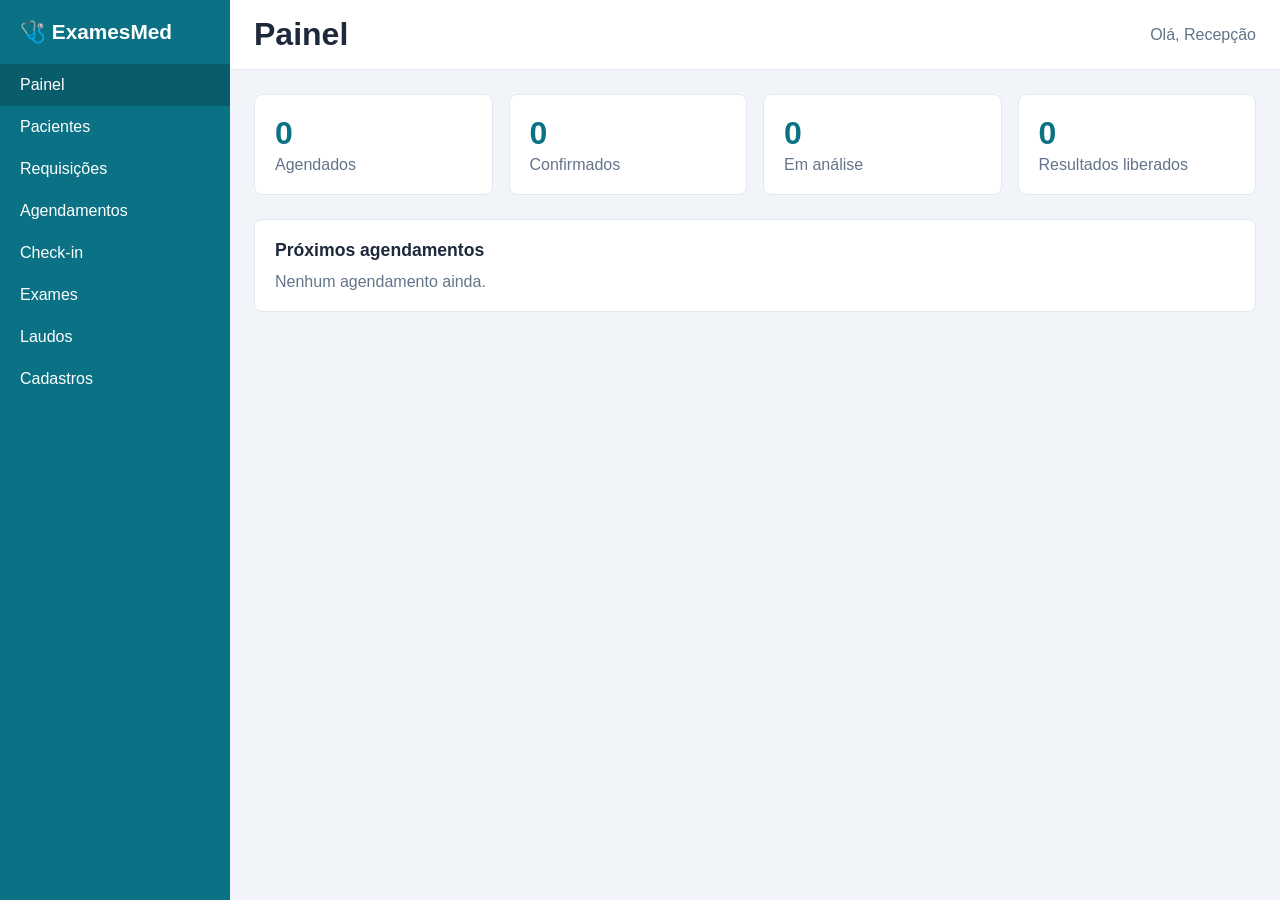
<file: index.html>
<!DOCTYPE html>
<!-- Diz ao navegador que este é um documento HTML5 -->
<html lang="pt-BR">
<head>
  <!-- Permite acentos e caracteres especiais -->
  <meta charset="UTF-8">
  <!-- Faz a página se ajustar à tela do celular -->
  <meta name="viewport" content="width=device-width, initial-scale=1.0">
  <!-- Título que aparece na aba do navegador -->
  <title>Painel | Controle de Exames Médicos</title>
  <!-- Liga o arquivo de estilos (CSS) à página -->
  <link rel="stylesheet" href="css/style.css">
</head>
<body>
  <!-- Container geral: coloca o menu e o conteúdo lado a lado -->
  <div class="layout">

    <!-- MENU LATERAL: links para as telas do sistema -->
    <aside class="sidebar">
      <div class="sidebar__logo">🩺 ExamesMed</div>
      <nav class="sidebar__menu">
        <!-- A classe "ativo" destaca a página em que estamos -->
        <a href="index.html" class="ativo">Painel</a>
        <a href="pages/pacientes.html">Pacientes</a>
        <a href="pages/requisicoes.html">Requisições</a>
        <a href="pages/agendamentos.html">Agendamentos</a>
        <a href="pages/checkin.html">Check-in</a>
        <a href="pages/exames.html">Exames</a>
        <a href="pages/laudos.html">Laudos</a>
        <a href="pages/cadastros.html">Cadastros</a>
      </nav>
    </aside>

    <!-- ÁREA DA DIREITA: cabeçalho + conteúdo da página -->
    <div class="conteudo">
      <!-- Cabeçalho com o título da tela e o usuário -->
      <header class="topo">
        <h1>Painel</h1>
        <span class="topo__usuario">Olá, Recepção</span>
      </header>

      <!-- Conteúdo principal da página -->
      <main class="principal">

        <!-- Cards com os totais  -->
        <section class="cards">
          <div class="card">
            <span class="card__numero">0</span>
            <span class="card__titulo">Agendados</span>
          </div>
          <div class="card">
            <span class="card__numero">0</span>
            <span class="card__titulo">Confirmados</span>
          </div>
          <div class="card">
            <span class="card__numero">0</span>
            <span class="card__titulo">Em análise</span>
          </div>
          <div class="card">
            <span class="card__numero">0</span>
            <span class="card__titulo">Resultados liberados</span>
          </div>
        </section>

        <!-- Caixa da lista de agendamentos  -->
        <section class="painel">
          <h2>Próximos agendamentos</h2>
          <p class="vazio">Nenhum agendamento ainda.</p>
        </section>

      </main>
    </div>

  </div>
</body>
</html>
</file>
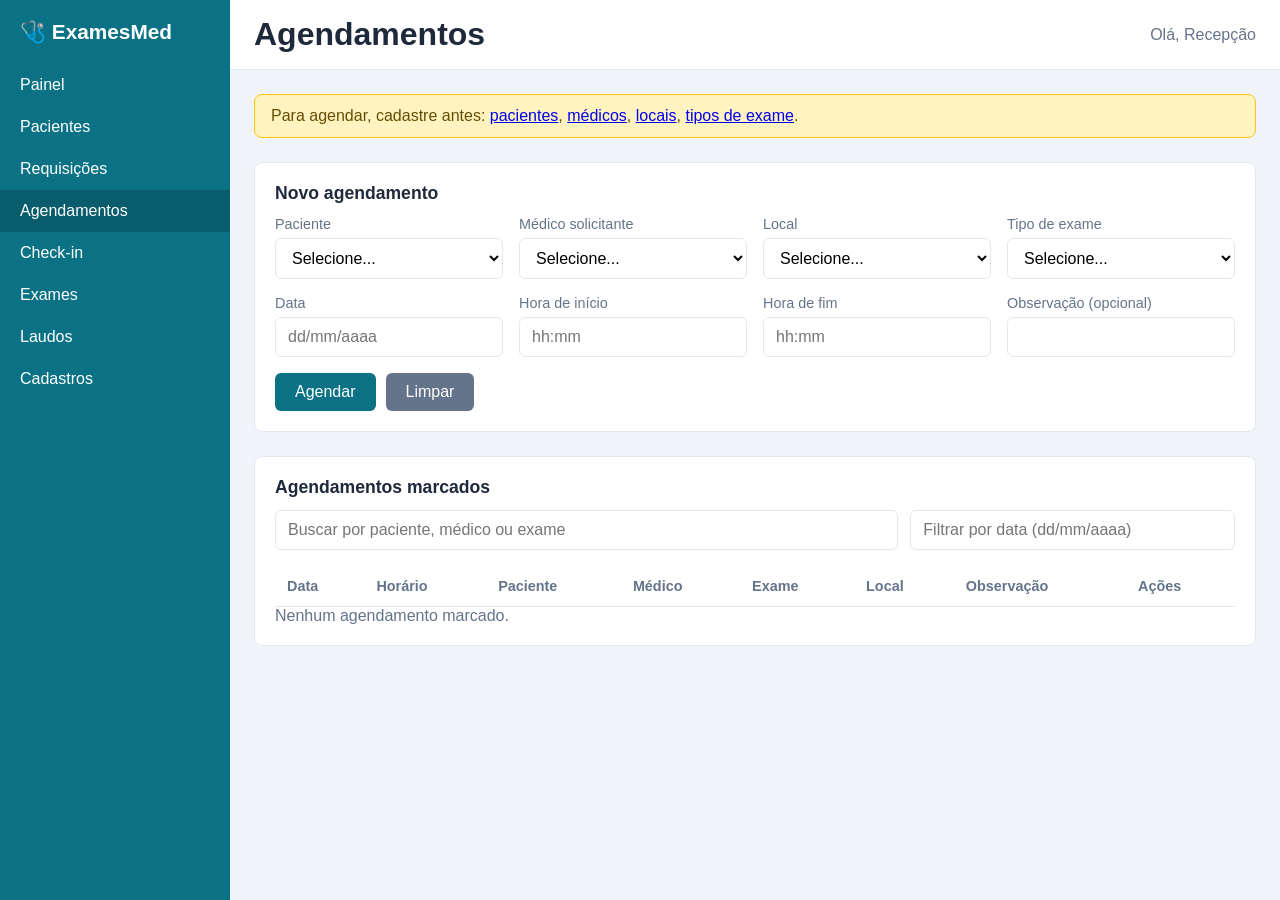
<file: pages/agendamentos.html>
<!DOCTYPE html>
<html lang="pt-BR">
<head>
  <meta charset="UTF-8">
  <meta name="viewport" content="width=device-width, initial-scale=1.0">
  <title>Agendamentos | Controle de Exames Médicos</title>
  <link rel="stylesheet" href="../css/style.css">
</head>
<body>
  <div class="layout">

    <!-- MENU LATERAL: o link "ativo" agora é o de Agendamentos -->
    <aside class="sidebar">
      <div class="sidebar__logo">🩺 ExamesMed</div>
      <nav class="sidebar__menu">
        <a href="../index.html">Painel</a>
        <a href="pacientes.html">Pacientes</a>
        <a href="requisicoes.html">Requisições</a>
        <a href="agendamentos.html" class="ativo">Agendamentos</a>
        <a href="checkin.html">Check-in</a>
        <a href="exames.html">Exames</a>
        <a href="laudos.html">Laudos</a>
        <a href="cadastros.html">Cadastros</a>
      </nav>
    </aside>

    <div class="conteudo">
      <header class="topo">
        <h1>Agendamentos</h1>
        <span class="topo__usuario">Olá, Recepção</span>
      </header>

      <main class="principal">

        <!-- Aviso que o JS mostra quando faltam cadastros (começa escondido) -->
        <div id="aviso-cadastros" class="aviso" hidden></div>

        <!-- ===== FORMULÁRIO: campos baseados na tabela tbAgendaMedica do DER ===== -->
        <section class="painel">
          <h2>Novo agendamento</h2>

          <form id="form-agendamento" class="formulario">

            <!-- <select> é uma lista de opções; o JS preenche as <option> de cada uma -->
            <div class="campo">
              <label for="paciente">Paciente</label>
              <select id="paciente" required></select>
            </div>

            <div class="campo">
              <label for="medico">Médico solicitante</label>
              <select id="medico" required></select>
            </div>

            <div class="campo">
              <label for="local">Local</label>
              <select id="local" required></select>
            </div>

            <div class="campo">
              <label for="tipo">Tipo de exame</label>
              <select id="tipo" required></select>
            </div>

            <div class="campo">
              <label for="data">Data</label>
              <input type="text" id="data" placeholder="dd/mm/aaaa" maxlength="10" inputmode="numeric" required>
            </div>

            <div class="campo">
              <label for="hora-inicio">Hora de início</label>
              <input type="text" id="hora-inicio" placeholder="hh:mm" maxlength="5" inputmode="numeric" required>
            </div>

            <div class="campo">
              <label for="hora-fim">Hora de fim</label>
              <input type="text" id="hora-fim" placeholder="hh:mm" maxlength="5" inputmode="numeric" required>
            </div>

            <div class="campo">
              <label for="observacao">Observação (opcional)</label>
              <input type="text" id="observacao" maxlength="255">
            </div>

            <div class="formulario__acoes">
              <button type="submit" class="botao">Agendar</button>
              <button type="reset" class="botao botao--cinza">Limpar</button>
            </div>
          </form>
        </section>

        <!-- ===== LISTA DE AGENDAMENTOS COM BUSCA E FILTRO ===== -->
        <section class="painel">
          <h2>Agendamentos marcados</h2>

          <!-- Filtros: busca por texto e por data -->
          <div class="filtros">
            <input type="search" id="busca" class="busca" placeholder="Buscar por paciente, médico ou exame">
            <input type="text" id="filtro-data" class="busca" placeholder="Filtrar por data (dd/mm/aaaa)" maxlength="10" inputmode="numeric">
          </div>

          <div class="tabela-wrapper">
            <table class="tabela">
              <thead>
                <tr>
                  <th>Data</th>
                  <th>Horário</th>
                  <th>Paciente</th>
                  <th>Médico</th>
                  <th>Exame</th>
                  <th>Local</th>
                  <th>Observação</th>
                  <th>Ações</th>
                </tr>
              </thead>
              <tbody id="lista-agendamentos"></tbody>
            </table>
          </div>

          <p id="vazio-agendamentos" class="vazio">Nenhum agendamento marcado.</p>
        </section>

      </main>
    </div>

  </div>
    <!-- Carrega o JavaScript da página -->
  <script src="../js/agendamentos.js"></script>
</body>
</html>
</file>
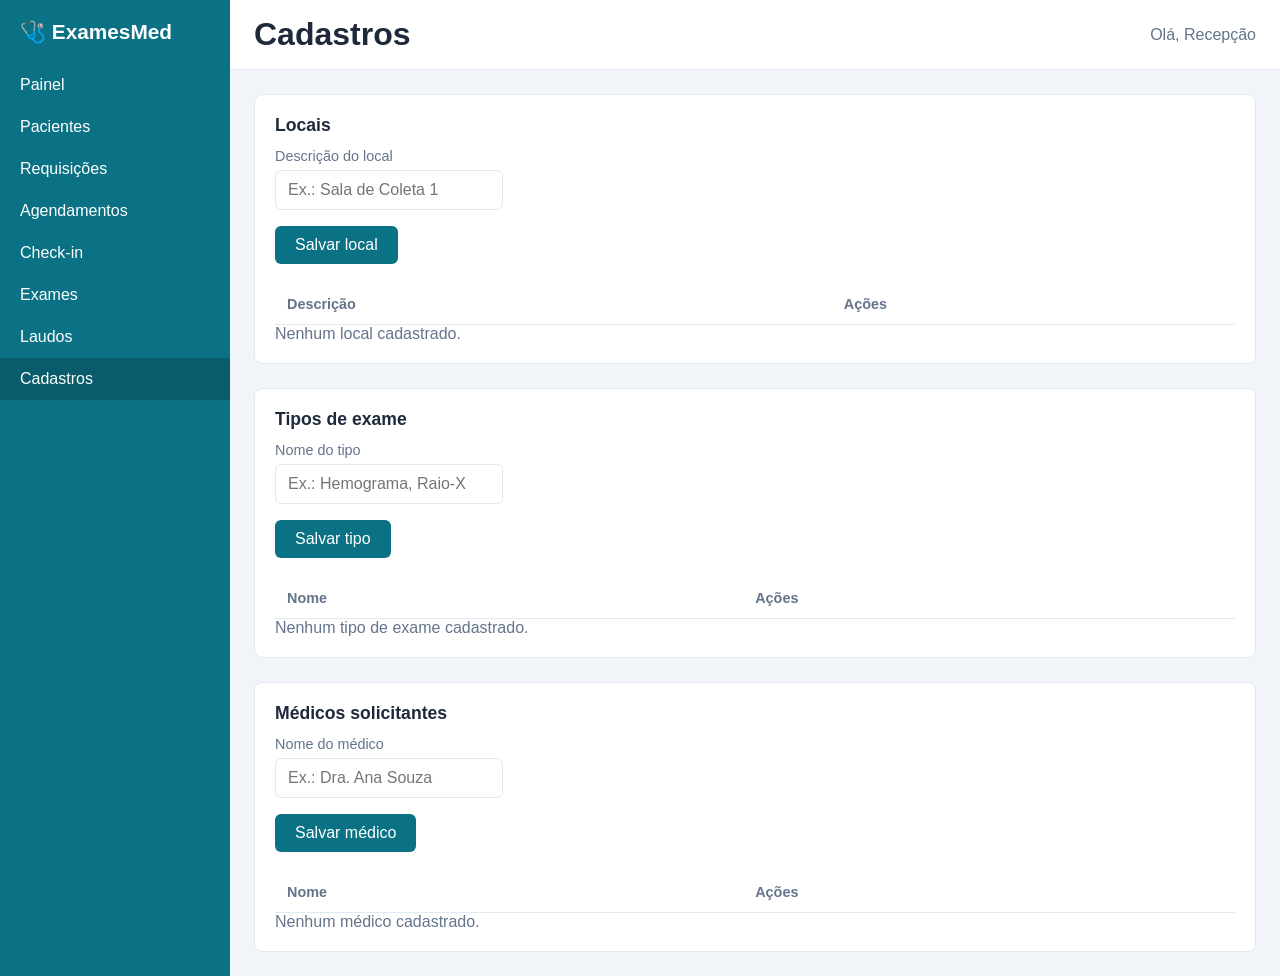
<file: pages/cadastros.html>
<!DOCTYPE html>
<html lang="pt-BR">
<head>
  <meta charset="UTF-8">
  <meta name="viewport" content="width=device-width, initial-scale=1.0">
  <title>Cadastros | Controle de Exames Médicos</title>
  <link rel="stylesheet" href="../css/style.css">
</head>
<body>
  <div class="layout">

    <!-- MENU LATERAL: o link "ativo" agora é o de Cadastros -->
    <aside class="sidebar">
      <div class="sidebar__logo">🩺 ExamesMed</div>
      <nav class="sidebar__menu">
        <a href="../index.html">Painel</a>
        <a href="pacientes.html">Pacientes</a>
        <a href="requisicoes.html">Requisições</a>
        <a href="agendamentos.html">Agendamentos</a>
        <a href="checkin.html">Check-in</a>
        <a href="exames.html">Exames</a>
        <a href="laudos.html">Laudos</a>
        <a href="cadastros.html" class="ativo">Cadastros</a>
      </nav>
    </aside>

    <div class="conteudo">
      <header class="topo">
        <h1>Cadastros</h1>
        <span class="topo__usuario">Olá, Recepção</span>
      </header>

      <main class="principal">

        <!-- ===== PAINEL 1: LOCAIS (tabela tbLocal do DER) ===== -->
        <section class="painel">
          <h2>Locais</h2>

          <!-- Formulário de um campo só: a descrição do local -->
          <form id="form-local" class="formulario">
            <div class="campo">
              <label for="descricao-local">Descrição do local</label>
              <input type="text" id="descricao-local" placeholder="Ex.: Sala de Coleta 1" required>
            </div>
            <div class="formulario__acoes">
              <button type="submit" class="botao">Salvar local</button>
            </div>
          </form>

          <!-- Tabela de locais: o JS preenche o <tbody> -->
          <div class="tabela-wrapper">
            <table class="tabela">
              <thead>
                <tr>
                  <th>Descrição</th>
                  <th>Ações</th>
                </tr>
              </thead>
              <tbody id="lista-locais"></tbody>
            </table>
          </div>
          <p id="vazio-locais" class="vazio">Nenhum local cadastrado.</p>
        </section>

        <!-- ===== PAINEL 2: TIPOS DE EXAME (tabela tbTipoAgendaMedica do DER) ===== -->
        <section class="painel">
          <h2>Tipos de exame</h2>

          <form id="form-tipo" class="formulario">
            <div class="campo">
              <label for="nome-tipo">Nome do tipo</label>
              <input type="text" id="nome-tipo" placeholder="Ex.: Hemograma, Raio-X" required>
            </div>
            <div class="formulario__acoes">
              <button type="submit" class="botao">Salvar tipo</button>
            </div>
          </form>

          <div class="tabela-wrapper">
            <table class="tabela">
              <thead>
                <tr>
                  <th>Nome</th>
                  <th>Ações</th>
                </tr>
              </thead>
              <tbody id="lista-tipos"></tbody>
            </table>
          </div>
          <p id="vazio-tipos" class="vazio">Nenhum tipo de exame cadastrado.</p>
        </section>
                <!-- ===== PAINEL 3: MÉDICOS (simplificação do medico_id do DER) ===== -->
        <section class="painel">
          <h2>Médicos solicitantes</h2>

          <form id="form-medico" class="formulario">
            <div class="campo">
              <label for="nome-medico">Nome do médico</label>
              <input type="text" id="nome-medico" placeholder="Ex.: Dra. Ana Souza" required>
            </div>
            <div class="formulario__acoes">
              <button type="submit" class="botao">Salvar médico</button>
            </div>
          </form>

          <div class="tabela-wrapper">
            <table class="tabela">
              <thead>
                <tr>
                  <th>Nome</th>
                  <th>Ações</th>
                </tr>
              </thead>
              <tbody id="lista-medicos"></tbody>
            </table>
          </div>
          <p id="vazio-medicos" class="vazio">Nenhum médico cadastrado.</p>
        </section>

      </main>
    </div>

  </div>
    <!-- Carrega o JavaScript da página -->
  <script src="../js/cadastros.js"></script>
</body>
</html>
</file>
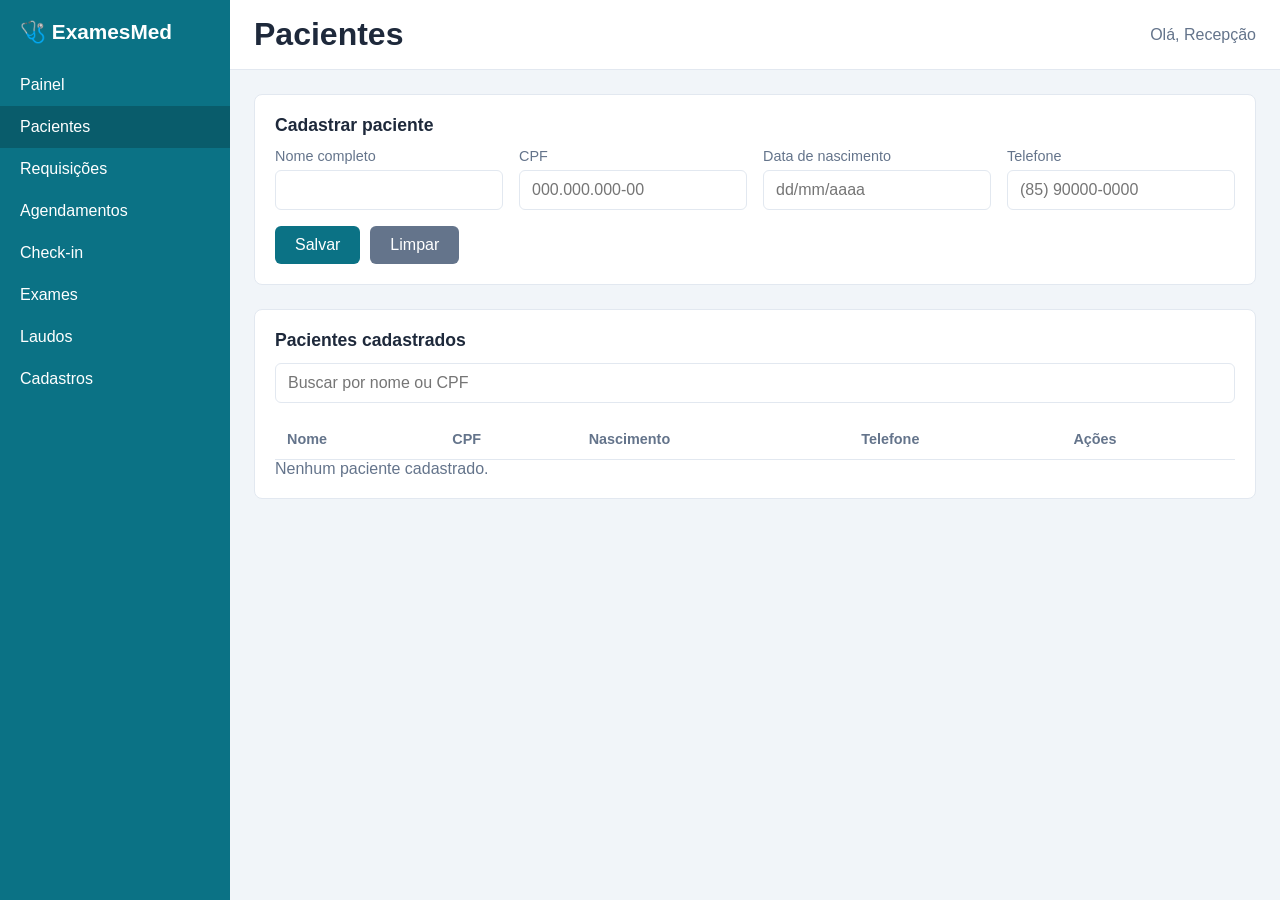
<file: pages/pacientes.html>
<!DOCTYPE html>
<html lang="pt-BR">
<head>
  <meta charset="UTF-8">
  <meta name="viewport" content="width=device-width, initial-scale=1.0">
  <title>Pacientes | Controle de Exames Médicos</title>
  <!-- Estamos dentro da pasta "pages", então "../" sobe um nível para achar o css -->
  <link rel="stylesheet" href="../css/style.css">
</head>
<body>
  <div class="layout">

    <!-- MENU LATERAL: igual ao do painel, só muda o link "ativo" e o "../" nos caminhos -->
    <aside class="sidebar">
      <div class="sidebar__logo">🩺 ExamesMed</div>
      <nav class="sidebar__menu">
        <a href="../index.html">Painel</a>
        <a href="pacientes.html" class="ativo">Pacientes</a>
        <a href="requisicoes.html">Requisições</a>
        <a href="agendamentos.html">Agendamentos</a>
        <a href="checkin.html">Check-in</a>
        <a href="exames.html">Exames</a>
        <a href="laudos.html">Laudos</a>
        <a href="cadastros.html">Cadastros</a>
      </nav>
    </aside>

    <div class="conteudo">
      <header class="topo">
        <h1>Pacientes</h1>
        <span class="topo__usuario">Olá, Recepção</span>
      </header>

      <main class="principal">

        <!-- FORMULÁRIO: campos baseados na tabela tbPessoas do DER -->
        <section class="painel">
          <h2>Cadastrar paciente</h2>

          <form id="form-paciente" class="formulario">
            <!-- "label for" liga o texto ao campo com o mesmo id (clicar no texto foca o campo) -->
            <div class="campo">
              <label for="nome">Nome completo</label>
              <input type="text" id="nome" required>
            </div>

            <div class="campo">
              <label for="cpf">CPF</label>
              <input type="text" id="cpf" placeholder="000.000.000-00" maxlength="14" required>
            </div>

            <div class="campo">
              <label for="nascimento">Data de nascimento</label>
              <input type="text" id="nascimento" placeholder="dd/mm/aaaa" maxlength="10" inputmode="numeric" required>
            </div>

            <div class="campo">
              <label for="telefone">Telefone</label>
              <input type="text" id="telefone" placeholder="(85) 90000-0000" maxlength="15">
            </div>

            <!-- Botões: "submit" envia o formulário; "reset" limpa os campos -->
            <div class="formulario__acoes">
              <button type="submit" class="botao">Salvar</button>
              <button type="reset" class="botao botao--cinza">Limpar</button>
            </div>
          </form>
        </section>

        <!-- LISTA: a tabela começa vazia; o JS vai preencher o <tbody> -->
        <section class="painel">
          <h2>Pacientes cadastrados</h2>

          <!-- Campo de busca (o JS vai filtrar a tabela por ele) -->
          <input type="search" id="busca" class="busca" placeholder="Buscar por nome ou CPF">

          <!-- tabela-wrapper permite rolar de lado em telas pequenas -->
          <div class="tabela-wrapper">
            <table class="tabela">
              <thead>
                <tr>
                  <th>Nome</th>
                  <th>CPF</th>
                  <th>Nascimento</th>
                  <th>Telefone</th>
                  <th>Ações</th>
                </tr>
              </thead>
              <tbody id="lista-pacientes"></tbody>
            </table>
          </div>

          <p id="mensagem-vazia" class="vazio">Nenhum paciente cadastrado.</p>
        </section>

      </main>
    </div>

  </div>
    <!-- Carrega o JavaScript da página (fica no final para o HTML já existir quando ele rodar) -->
  <script src="../js/pacientes.js"></script>
</body>
</html>
</file>
<file: css/style.css>
/* ===== VARIÁVEIS: cores guardadas em um lugar só.
   Para mudar o tema, basta alterar aqui. ===== */
:root {
  --cor-principal: #0b7285;
  --cor-principal-escura: #095c6b;
  --cor-fundo: #f1f5f9;
  --cor-texto: #1e293b;
  --cor-texto-suave: #64748b;
  --cor-borda: #e2e8f0;
  --branco: #ffffff;
}

/* ===== RESET: zera as margens padrão do navegador.
   box-sizing faz o padding não aumentar o tamanho das caixas. ===== */
* {
  margin: 0;
  padding: 0;
  box-sizing: border-box;
}

/* ===== BASE: fonte, fundo e cor do texto da página toda ===== */
body {
  font-family: "Segoe UI", Arial, sans-serif;
  background: var(--cor-fundo);
  color: var(--cor-texto);
}

/* ===== LAYOUT: flex coloca menu e conteúdo lado a lado.
   min-height deixa a página com a altura da tela inteira. ===== */
.layout {
  display: flex;
  min-height: 100vh;
}

/* ===== MENU LATERAL: coluna fixa de 230px à esquerda ===== */
.sidebar {
  width: 230px;
  background: var(--cor-principal);
  color: var(--branco);
  padding: 20px 0;
}

.sidebar__logo {
  font-size: 1.3rem;
  font-weight: 700;
  padding: 0 20px 20px;
}

/* Cada link do menu ocupa a linha toda (display: block) */
.sidebar__menu a {
  display: block;
  padding: 12px 20px;
  color: var(--branco);
  text-decoration: none; /* tira o sublinhado */
}

/* Destaca o link quando passa o mouse ou quando é a página atual */
.sidebar__menu a:hover,
.sidebar__menu a.ativo {
  background: var(--cor-principal-escura);
}

/* ===== ÁREA DE CONTEÚDO: flex: 1 ocupa o espaço que sobrou ===== */
.conteudo {
  flex: 1;
}

/* Cabeçalho: título à esquerda e usuário à direita */
.topo {
  display: flex;
  justify-content: space-between;
  align-items: center;
  background: var(--branco);
  padding: 16px 24px;
  border-bottom: 1px solid var(--cor-borda);
}

.topo__usuario {
  color: var(--cor-texto-suave);
}

.principal {
  padding: 24px;
}

/* ===== CARDS: grid cria colunas automáticas.
   Cada card tem no mínimo 180px e o resto se ajusta à tela. ===== */
.cards {
  display: grid;
  grid-template-columns: repeat(auto-fit, minmax(180px, 1fr));
  gap: 16px;
  margin-bottom: 24px;
}

/* Cada card: número em cima e título embaixo */
.card {
  display: flex;
  flex-direction: column;
  gap: 4px;
  background: var(--branco);
  padding: 20px;
  border-radius: 8px; /* cantos arredondados */
  border: 1px solid var(--cor-borda);
}

.card__numero {
  font-size: 2rem;
  font-weight: 700;
  color: var(--cor-principal);
}

.card__titulo {
  color: var(--cor-texto-suave);
}

/* ===== PAINEL: caixa branca para listas e tabelas ===== */
.painel {
  background: var(--branco);
  padding: 20px;
  border-radius: 8px;
  border: 1px solid var(--cor-borda);
}

.painel h2 {
  margin-bottom: 12px;
  font-size: 1.1rem;
}

/* Texto cinza para mensagens de "lista vazia" */
.vazio {
  color: var(--cor-texto-suave);
}
/* ===== ESPAÇO ENTRE PAINÉIS: dá distância quando há mais de um na página ===== */
.painel + .painel {
  margin-top: 24px;
}

/* ===== FORMULÁRIO: grid com colunas automáticas, igual aos cards ===== */
.formulario {
  display: grid;
  grid-template-columns: repeat(auto-fit, minmax(220px, 1fr));
  gap: 16px;
}

/* Cada campo: texto em cima e input embaixo */
.campo {
  display: flex;
  flex-direction: column;
  gap: 6px;
}

.campo label {
  font-size: 0.9rem;
  color: var(--cor-texto-suave);
}

/* Estilo comum de todos os inputs (texto, data e busca) */
.campo input,
.busca {
  padding: 10px 12px;
  border: 1px solid var(--cor-borda);
  border-radius: 6px;
  font-size: 1rem;
}

/* Destaque quando o campo está selecionado */
.campo input:focus,
.busca:focus {
  outline: 2px solid var(--cor-principal);
  border-color: transparent;
}

/* Linha dos botões ocupa a largura toda do grid (de coluna 1 até a última) */
.formulario__acoes {
  grid-column: 1 / -1;
  display: flex;
  gap: 10px;
}

/* ===== BOTÕES ===== */
.botao {
  padding: 10px 20px;
  border: none;
  border-radius: 6px;
  background: var(--cor-principal);
  color: var(--branco);
  font-size: 1rem;
  cursor: pointer;
}

.botao:hover {
  background: var(--cor-principal-escura);
}

/* Variação cinza: usada no botão "Limpar" */
.botao--cinza {
  background: var(--cor-texto-suave);
}

/* ===== BUSCA ===== */
.busca {
  width: 100%;
  margin-bottom: 16px;
}

/* ===== TABELA ===== */
.tabela-wrapper {
  overflow-x: auto; /* rolagem horizontal em telas pequenas */
}

.tabela {
  width: 100%;
  border-collapse: collapse; /* junta as bordas das células */
}

.tabela th,
.tabela td {
  text-align: left;
  padding: 12px;
  border-bottom: 1px solid var(--cor-borda);
}

.tabela th {
  color: var(--cor-texto-suave);
  font-size: 0.9rem;
}
/* ===== BOTÃO EXCLUIR: variação vermelha e menor ===== */
.botao--perigo {
  background: #c92a2a;
}

.botao--perigo:hover {
  background: #a61e1e;
}

.botao--pequeno {
  padding: 6px 12px;
  font-size: 0.85rem;
}
/* ===== ESPAÇO ENTRE O FORMULÁRIO E A TABELA, nas telas com formulário + lista ===== */
.formulario + .tabela-wrapper {
  margin-top: 20px;
}
/* ===== SELECT: mesmo visual dos inputs ===== */
.campo select {
  padding: 10px 12px;
  border: 1px solid var(--cor-borda);
  border-radius: 6px;
  font-size: 1rem;
  background: var(--branco);
}

.campo select:focus {
  outline: 2px solid var(--cor-principal);
  border-color: transparent;
}

/* ===== FILTROS: busca e data lado a lado (quebra para baixo em telas pequenas) ===== */
.filtros {
  display: flex;
  flex-wrap: wrap;
  gap: 12px;
  margin-bottom: 16px;
}

/* Dentro dos filtros, cada campo divide o espaço; a data é um pouco menor */
.filtros .busca {
  flex: 2;
  min-width: 220px;
  margin-bottom: 0;
}

.filtros .busca + .busca {
  flex: 1;
}

/* ===== AVISO: faixa amarela para mensagens importantes ===== */
.aviso {
  background: #fff3bf;
  border: 1px solid #fcc419;
  color: #664d03;
  padding: 12px 16px;
  border-radius: 8px;
  margin-bottom: 24px;
}

/* O atributo "hidden" esconde o aviso, mas o display acima o mostraria de novo;
   esta regra garante que "hidden" continue valendo */
.aviso[hidden] {
  display: none;
}
</file>
